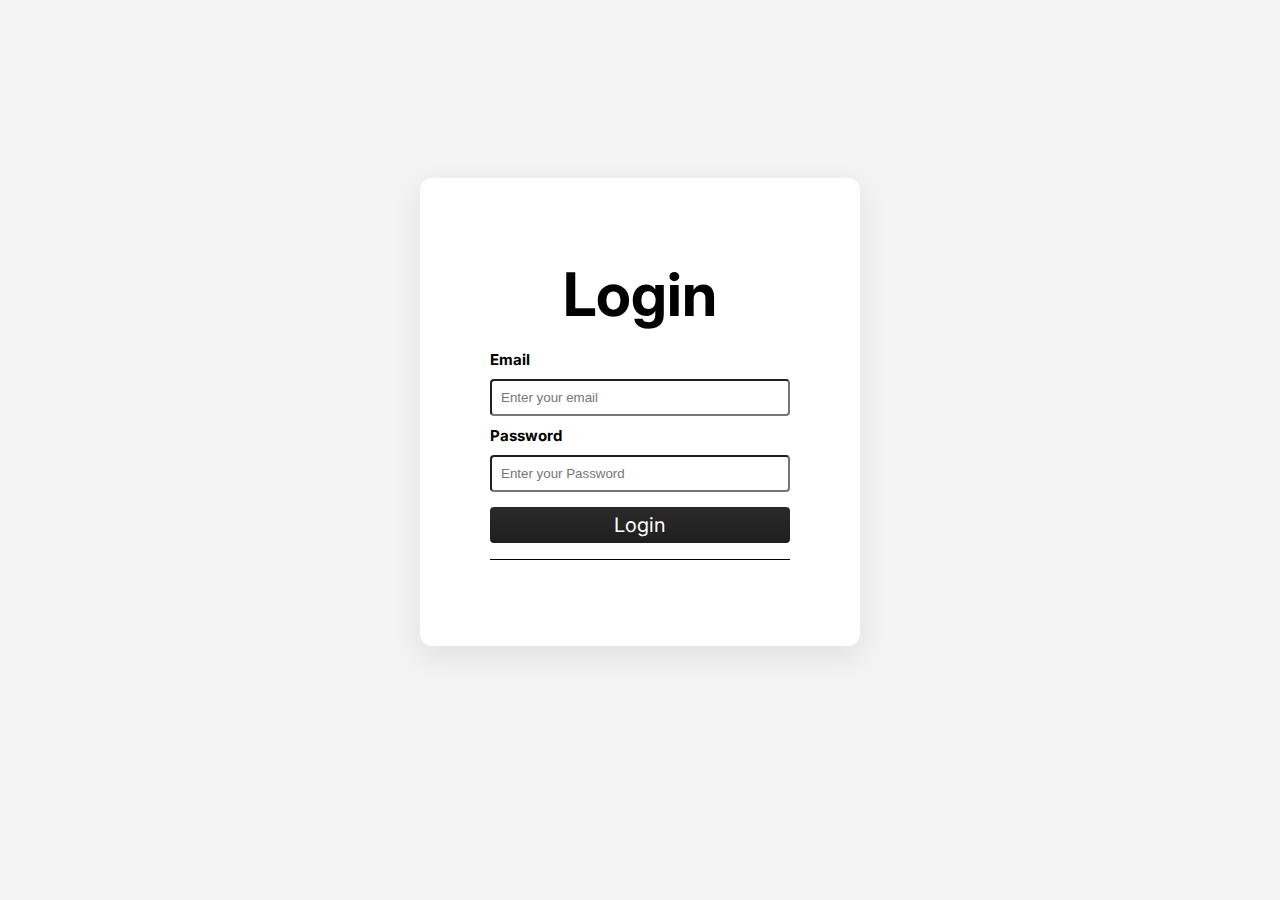
<file: login.html>
<!DOCTYPE html>
<html>

<head>
    <title>Login Page</title>
    <link rel="stylesheet" href="login.css">
    <meta name="viewport" content="width=device-width, initial-scale=1.0">
    <link rel="preconnect" href="https://fonts.googleapis.com">
    <link rel="preconnect" href="https://fonts.gstatic.com" crossorigin>
    <link href="https://fonts.googleapis.com/css2?family=Inter:wght@400;500;600;700&display=swap" rel="stylesheet">

</head>

<body>
    <form class="login-box">
        <h1>Login</h1>
        <label>Email</label>
        <input type="text" placeholder="Enter your email">
        <label>Password</label>
        <input type="text" placeholder="Enter your Password">
        <button class="login-btn">Login</button>
        <div class="line-separator"></div>
    </form>
</body>

</html>
</file>
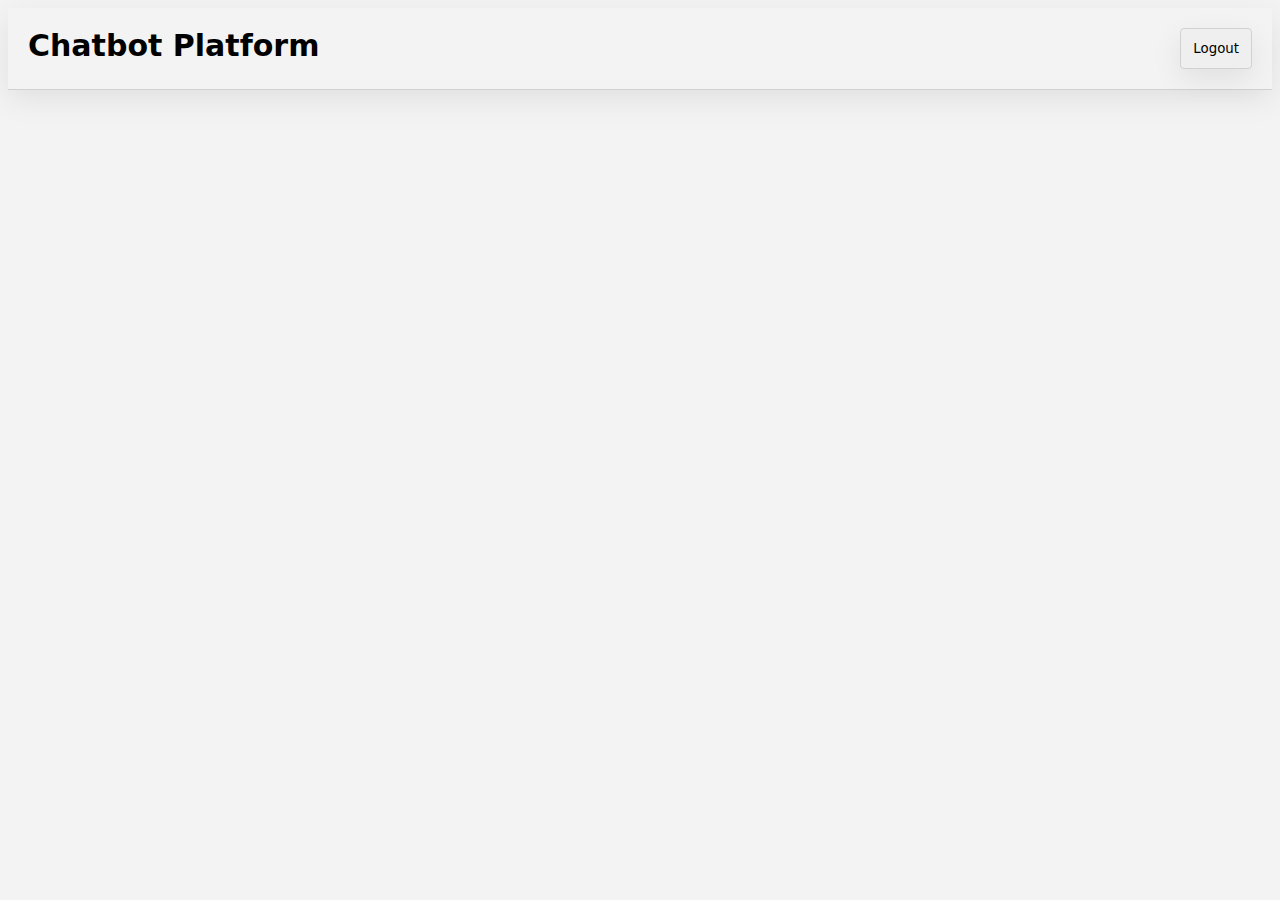
<file: Front-End/dashboard.html>
<!DOCTYPE html>
<html>

<head>
    <title>Dashboard</title>
    <meta name="viewport" content="width=device-width, initial-scale=1.0">
    <link rel="stylesheet" href="dashboard.css">
</head>

<body>
    <header>Chatbot Platform
        <button>Logout</button>
    </header>
    <div class="line-separator"></div>
</body>

</html>
</file>
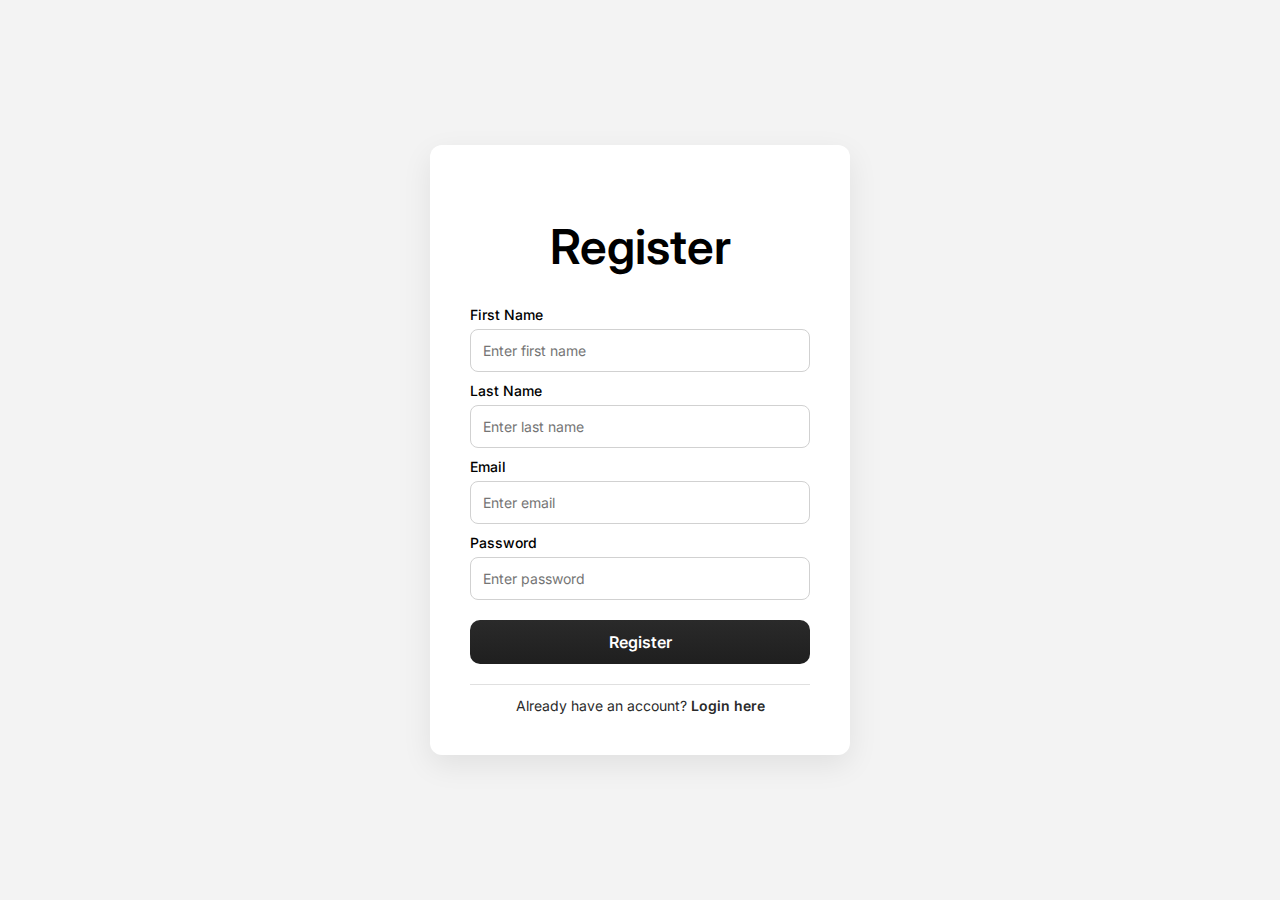
<file: Front-End/signup.html>
<!DOCTYPE html>
<html>

<head>
    <title>Signup</title>
    <link rel="stylesheet" href="signup.css">
    <meta name="viewport" content="width=device-width, initial-scale=1.0">

    <!-- Inter font -->
    <link rel="preconnect" href="https://fonts.googleapis.com">
    <link rel="preconnect" href="https://fonts.gstatic.com" crossorigin>
    <link href="https://fonts.googleapis.com/css2?family=Inter:wght@400;500;600;700&display=swap" rel="stylesheet">
</head>

<body>
    <form class="login-box">
        <h1>Register</h1>

        <label>First Name</label>
        <input type="text" placeholder="Enter first name">

        <label>Last Name</label>
        <input type="text" placeholder="Enter last name">

        <label>Email</label>
        <input type="email" placeholder="Enter email">

        <label>Password</label>
        <input type="password" placeholder="Enter password">

        <button class="login-btn">Register</button>

        <div class="line-separator"></div>

        <p class="register-para">
            <span class="register-text">Already have an account?</span>
            <a href="login.html">
                <span class="register-text">Login here</span>
            </a>
        </p>
    </form>
</body>

</html>
</file>
<file: login.css>
h1 {
    text-align: center;
    font-weight: bolder;
    font-size: 60px;
    margin: 10px;
    font-family: 'Inter', system-ui, -apple-system, BlinkMacSystemFont, 'Segoe UI', sans-serif;
}

a {
    font-size: 25px;
}

body {
    display: flex;
    flex-direction: column;
    align-items: center;
    justify-content: center;
    background-color: #f3f3f3;
}

form {
    display: flex;
    flex-direction: column;
    justify-content: center;
    background-color: #ffffff;
    width: 420px;
    padding: 45px;
    border-radius: 12px;
    box-shadow: 0 10px 30px rgba(0, 0, 0, 0.08);
}

.login-btn {
    background: linear-gradient(180deg, #2a2a2a 0%, #1f1f1f 100%);
    color: white;
    padding: 2%;
    font-size: 20px;
    margin-top: 15px;
    border: 0;
    border-color: black;
    cursor: pointer;
    border-radius: 4px;
    font-family: 'Inter', system-ui, -apple-system, BlinkMacSystemFont, 'Segoe UI', sans-serif;
}

label {
    font-family: sans-serif;
    font-weight: bolder;
    font-size: 15px;
    margin: 10px 0px;
    font-family: 'Inter', system-ui, -apple-system, BlinkMacSystemFont, 'Segoe UI', sans-serif;
}

input {
    padding: 3%;
    border-radius: 4px;
}

.login-box {
    display: flex;
    justify-content: center;
    width: 300px;
    border: 15px white;
    padding: 70px;
    margin: 170px;
    background-color: #ffffff;
}

.line-separator {
    border-top: 1px solid black;
    margin-bottom: 10px;
    margin: 1em 0;
}

@media (max-width: 800px) {
    form {
        width: 80%;
    }

    h1 {
        margin-top: 70%;
    }
}
</file>
<file: Front-End/dashboard.css>
* {
    font-family: 'Inter', system-ui, -apple-system, BlinkMacSystemFont, 'Segoe UI', sans-serif;
}

header {
    display: flex;
    justify-content: space-between;
    padding: 20px;
    background-color: #f3f3f3;
    box-shadow: 0 10px 30px rgba(0, 0, 0, 0.08);
    font-size: 30px;
    font-weight: bolder;
}

body {
    background-color: #f3f3f3;
}

.line-separator {
    border-top: 1px solid #d1d1d1;
    margin: 1em 0 0.5em 0;
    margin-top: 0;
    width: 100%;
}

button {
    padding: 12px;
    box-shadow: 0 10px 30px rgba(0, 0, 0, 0.08);
    border-radius: 4px;
    border: 1px solid #d1d1d1;
    cursor: pointer;
}

button:hover {
    opacity: 100%;
}
</file>
<file: Front-End/signup.css>
* {
    box-sizing: border-box;
    font-family: 'Inter', system-ui, -apple-system, BlinkMacSystemFont, 'Segoe UI', sans-serif;
}

body {
    min-height: 100vh;
    margin: 0;
    background-color: #f3f3f3;
    display: flex;
    justify-content: center;
    align-items: center;
}

.login-box {
    background-color: #ffffff;
    width: 420px;
    padding: 40px;
    border-radius: 12px;
    box-shadow: 0 10px 30px rgba(0, 0, 0, 0.08);
    display: flex;
    flex-direction: column;
}

h1 {
    text-align: center;
    font-size: 48px;
    font-weight: 600;
    margin-bottom: 20px;
}

label {
    font-size: 14px;
    font-weight: 500;
    margin: 10px 0 6px;
}

input {
    padding: 12px;
    border-radius: 8px;
    border: 1px solid #d1d1d1;
    font-size: 14px;
}

input:focus {
    outline: none;
    border-color: #1f1f1f;
}

.login-btn {
    margin-top: 20px;
    padding: 12px;
    background: linear-gradient(180deg, #2a2a2a 0%, #1f1f1f 100%);
    color: white;
    border: none;
    border-radius: 10px;
    font-size: 16px;
    font-weight: 600;
    cursor: pointer;
}

.login-btn:hover {
    opacity: 0.9;
}

.line-separator {
    border-top: 1px solid #e0e0e0;
    margin: 20px 0 10px;
}

.register-para {
    text-align: center;
    margin: 0;
}

.register-text {
    font-size: 14px;
    color: #2a2a2a;
}

a {
    text-decoration: none;
    font-weight: 600;
}

@media (max-width: 768px) {
    .login-box {
        width: 90%;
        padding: 24px;
    }

    h1 {
        font-size: 36px;
    }
}
</file>
